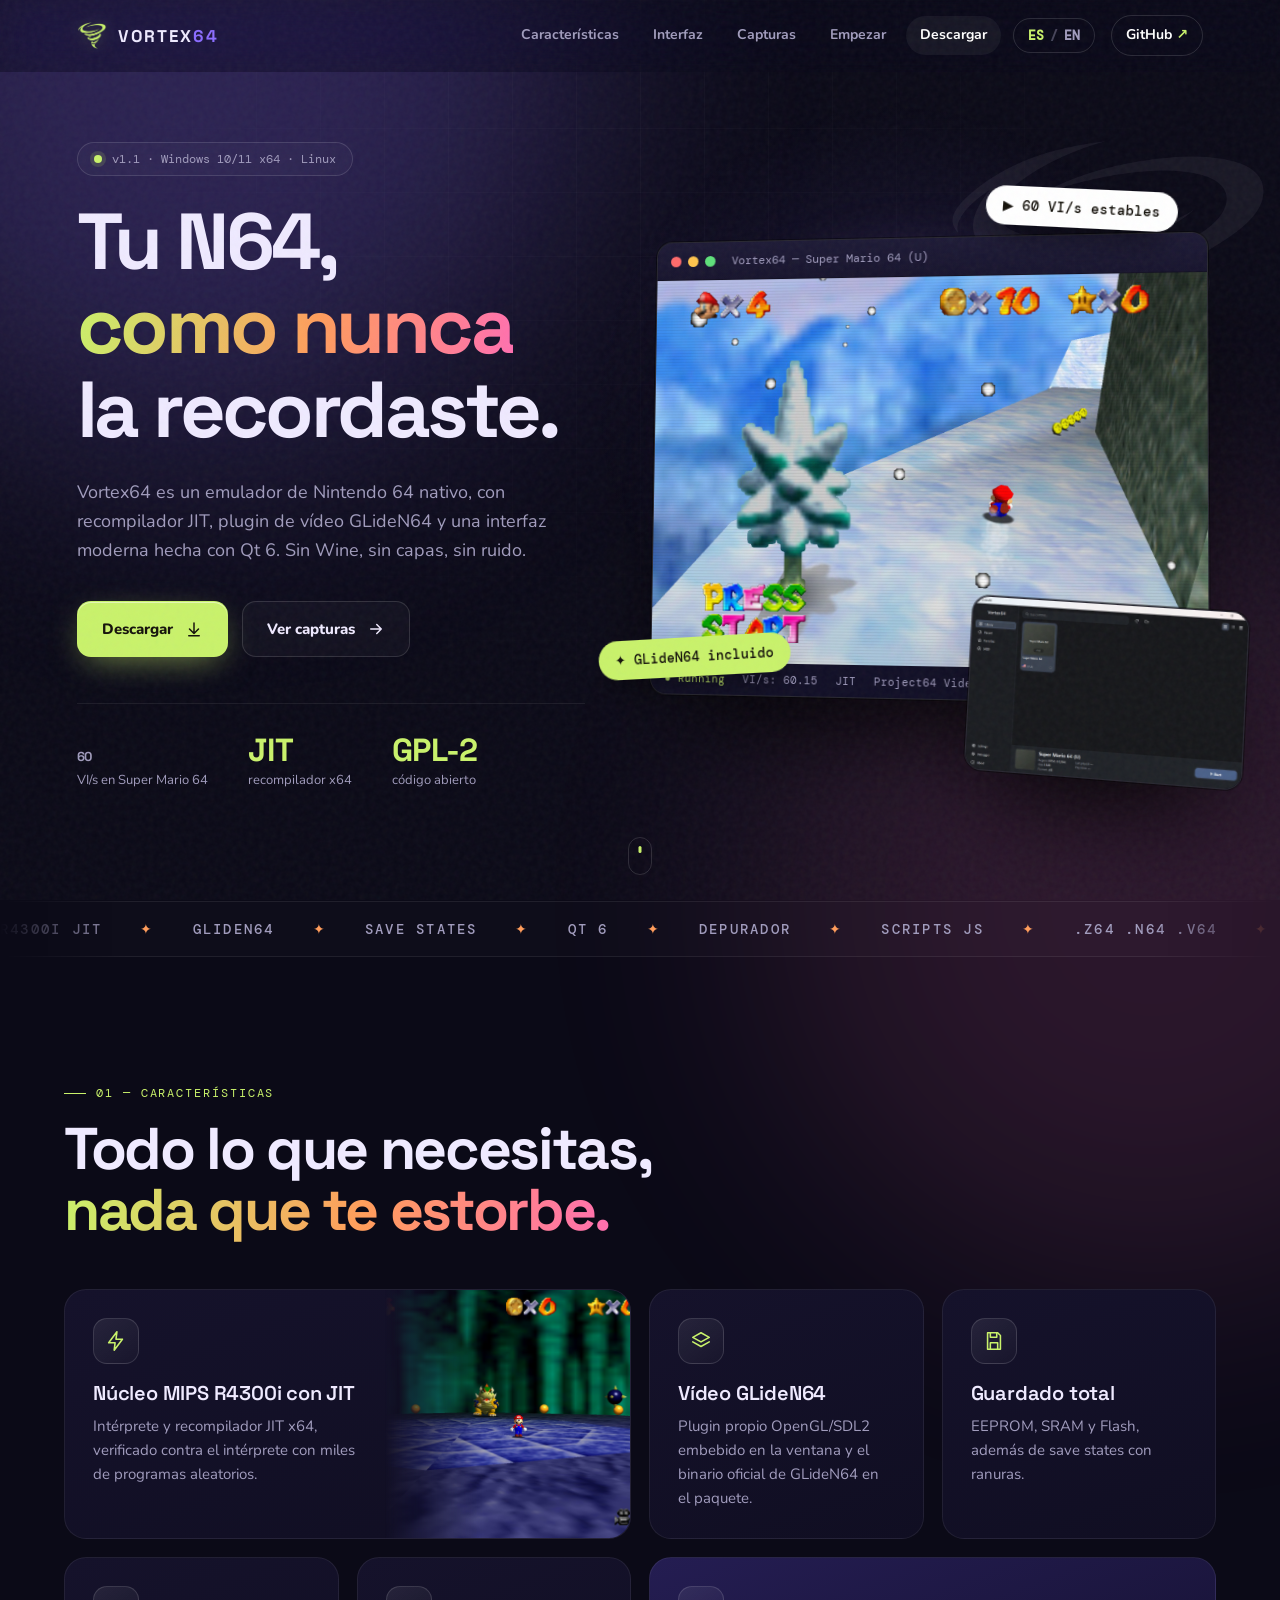
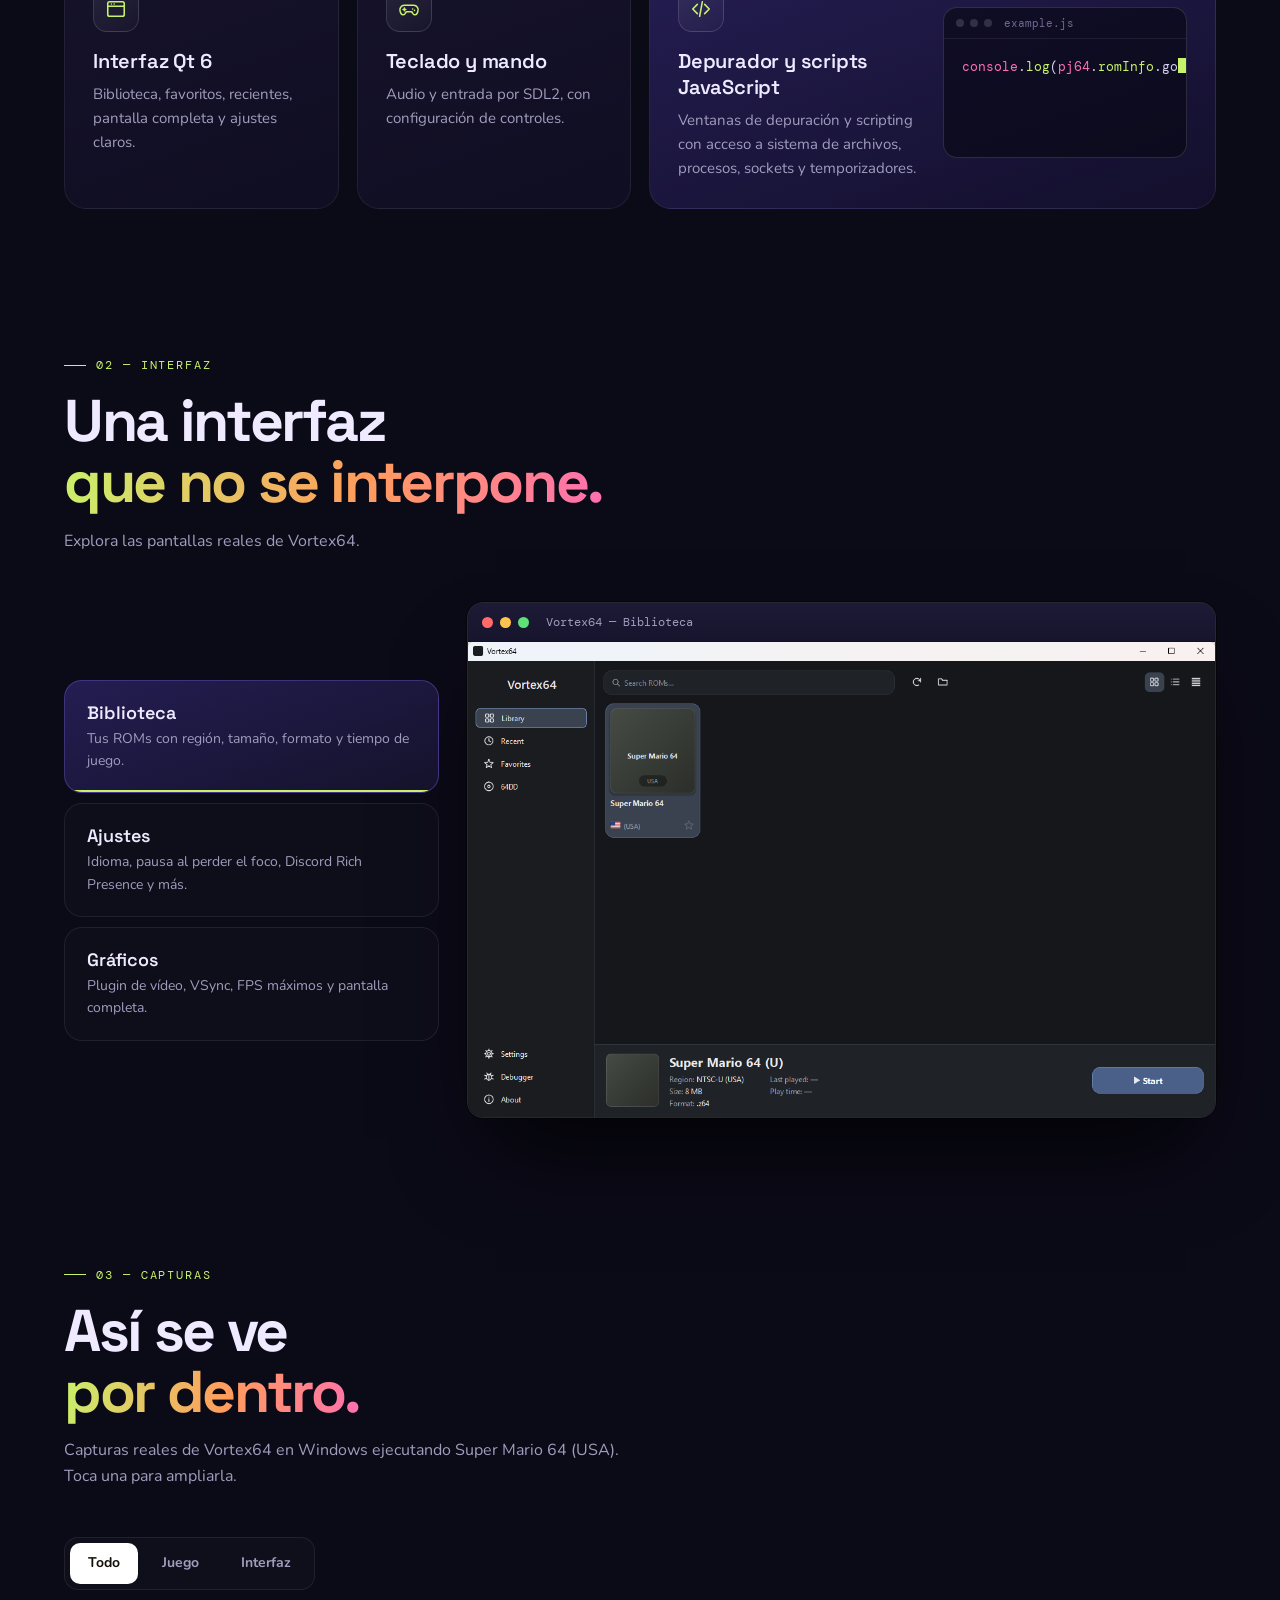
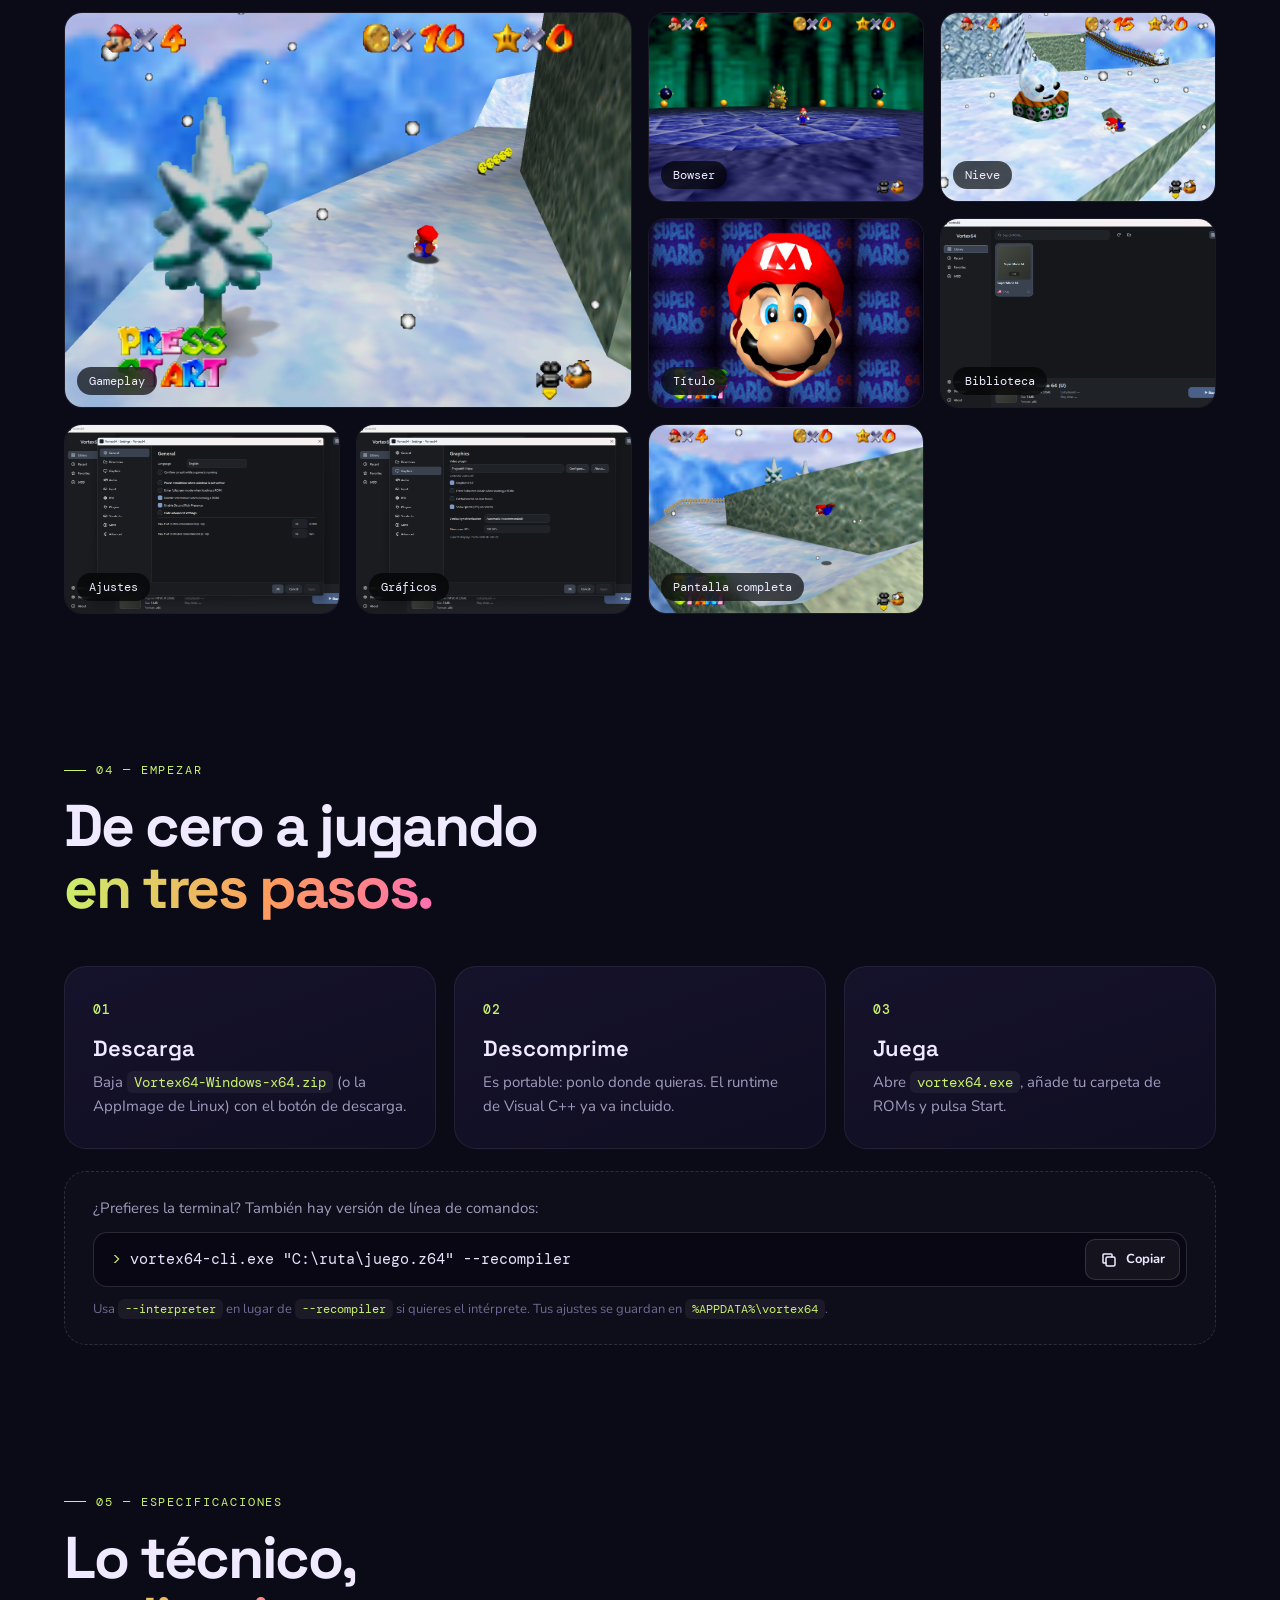
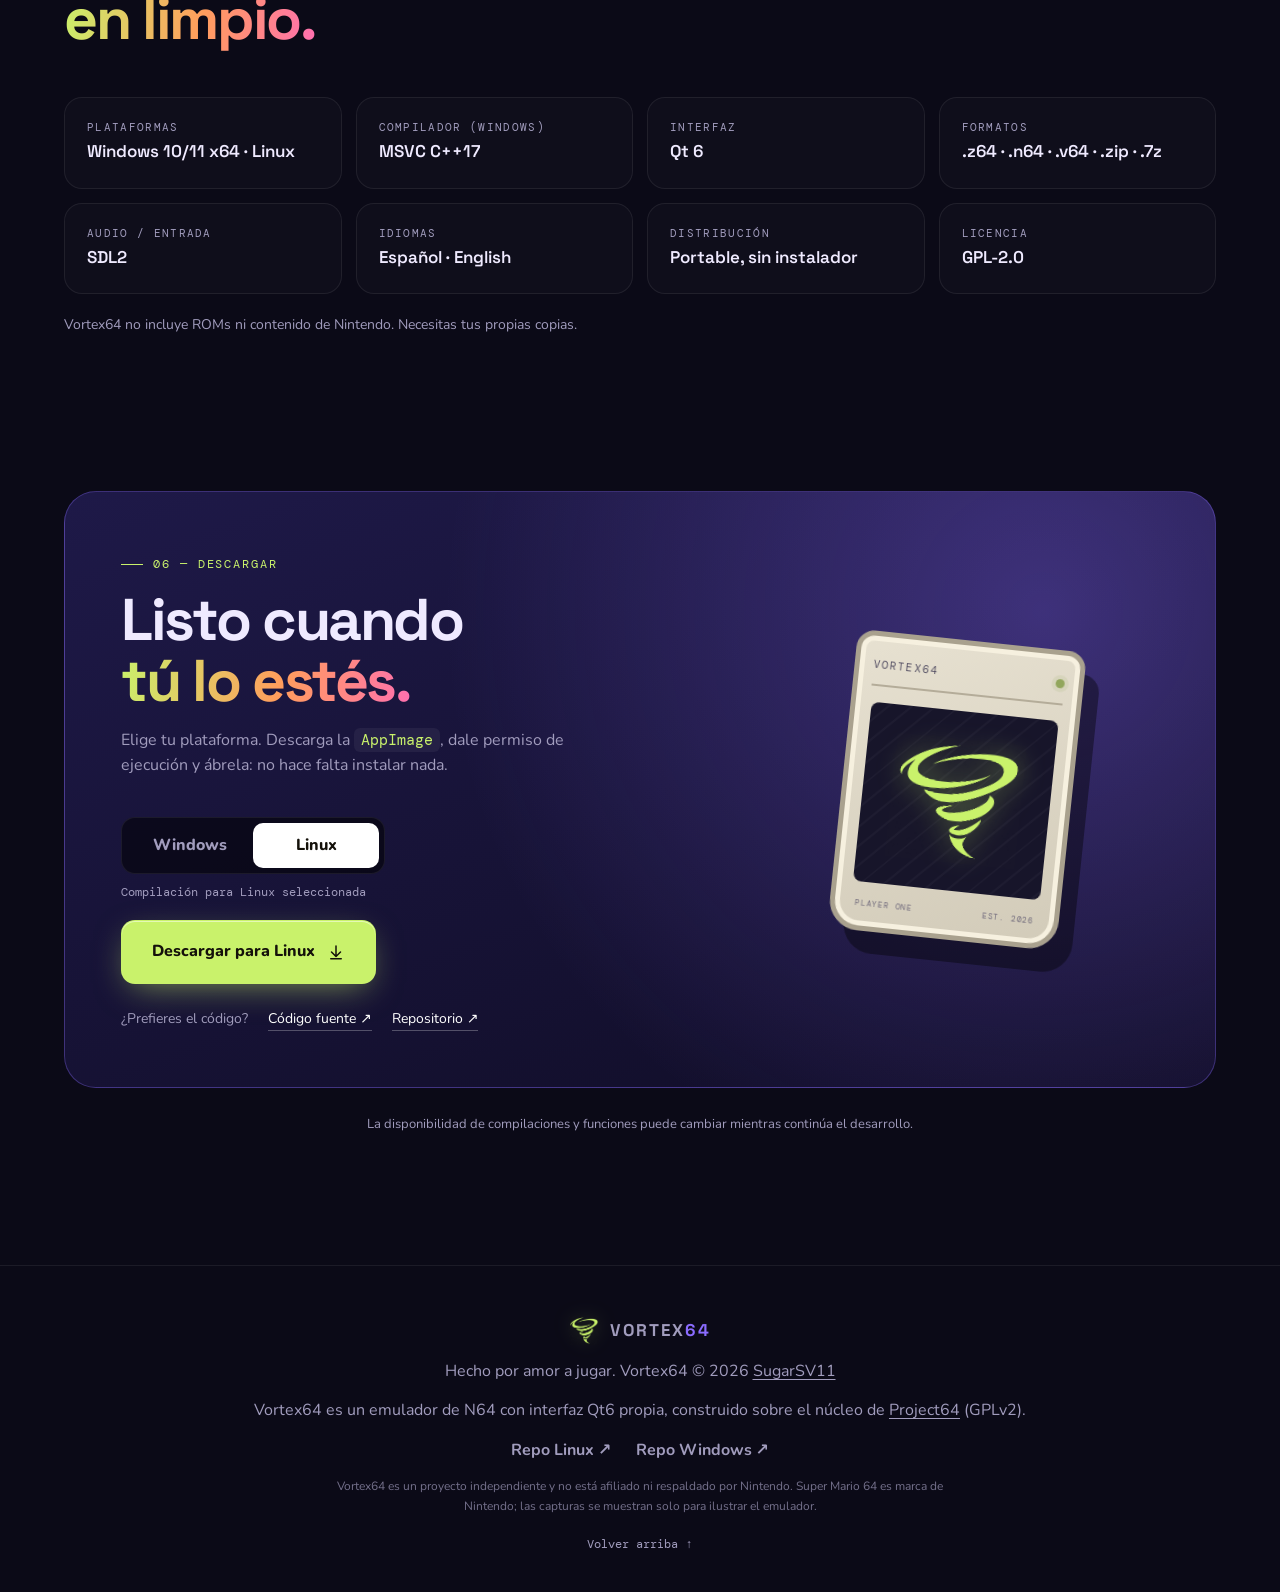
<file: index.html>
<!doctype html>
<html lang="es">
<head>
  <meta charset="utf-8">
  <meta name="viewport" content="width=device-width, initial-scale=1">
  <meta name="theme-color" content="#0b0a17">
  <title>Vortex64 — Emulador de Nintendo 64 para Windows y Linux | Descarga oficial</title>
  <meta name="description" content="Vortex64, el emulador de Nintendo 64 de SugarSV11 para Windows 10/11 y Linux. Nativo, portable y de código abierto (GPL-2.0): recompilador JIT x64, GLideN64, save states y depurador. Descarga oficial.">
  <meta name="author" content="SugarSV11">
  <meta name="application-name" content="Vortex64">
  <meta name="robots" content="index, follow, max-image-preview:large, max-snippet:-1">
  <link rel="canonical" href="https://sugarsv11.github.io/vortex64-site/">
  <link rel="alternate" hreflang="es" href="https://sugarsv11.github.io/vortex64-site/">
  <link rel="alternate" hreflang="x-default" href="https://sugarsv11.github.io/vortex64-site/">
  <!-- Open Graph -->
  <meta property="og:type" content="website">
  <meta property="og:site_name" content="Vortex64">
  <meta property="og:locale" content="es_ES">
  <meta property="og:url" content="https://sugarsv11.github.io/vortex64-site/">
  <meta property="og:title" content="Vortex64 — Emulador de Nintendo 64 para Windows y Linux">
  <meta property="og:description" content="Nativo, rápido y de código abierto. Vortex64 por SugarSV11: JIT x64, GLideN64 y save states. Revive tu colección de N64.">
  <meta property="og:image" content="https://sugarsv11.github.io/vortex64-site/assets/screenshots/snow-run.jpg">
  <meta property="og:image:width" content="1440">
  <meta property="og:image:height" content="1008">
  <meta property="og:image:alt" content="Vortex64 ejecutando Super Mario 64 en Windows">
  <!-- Twitter / X -->
  <meta name="twitter:card" content="summary_large_image">
  <meta name="twitter:title" content="Vortex64 — Emulador de Nintendo 64 para Windows y Linux">
  <meta name="twitter:description" content="Nativo, rápido y de código abierto. Vortex64 por SugarSV11: JIT x64, GLideN64 y save states.">
  <meta name="twitter:image" content="https://sugarsv11.github.io/vortex64-site/assets/screenshots/snow-run.jpg">
  <meta name="twitter:image:alt" content="Vortex64 ejecutando Super Mario 64 en Windows">
  <script type="application/ld+json">
  {
    "@context": "https://schema.org",
    "@graph": [
      {
        "@type": "WebSite",
        "@id": "https://sugarsv11.github.io/vortex64-site/#website",
        "url": "https://sugarsv11.github.io/vortex64-site/",
        "name": "Vortex64",
        "alternateName": ["Vortex64 Emulator", "Vortex 64"],
        "inLanguage": "es",
        "publisher": { "@id": "https://github.com/SugarSV11#person" }
      },
      {
        "@type": "Person",
        "@id": "https://github.com/SugarSV11#person",
        "name": "SugarSV11",
        "url": "https://github.com/SugarSV11",
        "sameAs": ["https://github.com/SugarSV11"]
      },
      {
        "@type": "SoftwareApplication",
        "@id": "https://sugarsv11.github.io/vortex64-site/#software",
        "name": "Vortex64",
        "alternateName": "Vortex64 Emulator",
        "description": "Emulador de Nintendo 64 nativo para Windows 10/11 x64 y Linux, con recompilador JIT x64, interfaz Qt 6, audio y entrada SDL2 y vídeo GLideN64.",
        "url": "https://sugarsv11.github.io/vortex64-site/",
        "applicationCategory": "GameApplication",
        "applicationSubCategory": "Emulator",
        "operatingSystem": "Windows 10, Windows 11, Linux",
        "softwareVersion": "1.1.0",
        "dateModified": "2026-11-16",
        "license": "https://spdx.org/licenses/GPL-2.0.html",
        "isAccessibleForFree": true,
        "inLanguage": ["es", "en"],
        "image": "https://sugarsv11.github.io/vortex64-site/assets/screenshots/snow-run.jpg",
        "screenshot": [
          "https://sugarsv11.github.io/vortex64-site/assets/screenshots/snow-run.jpg",
          "https://sugarsv11.github.io/vortex64-site/assets/screenshots/library.png",
          "https://sugarsv11.github.io/vortex64-site/assets/screenshots/settings.png"
        ],
        "downloadUrl": [
          "https://github.com/SugarSV11/Vortex64-Windows/releases/download/v1.1.0/Vortex64-Windows-x64.zip",
          "https://github.com/SugarSV11/Vortex64/releases/download/v1.0.0/Vortex64-1.0.0-x86_64.AppImage"
        ],
        "offers": { "@type": "Offer", "price": "0", "priceCurrency": "USD" },
        "author": { "@id": "https://github.com/SugarSV11#person" },
        "sameAs": [
          "https://github.com/SugarSV11/Vortex64",
          "https://github.com/SugarSV11/Vortex64-Windows"
        ]
      },
      {
        "@type": "SoftwareSourceCode",
        "name": "Vortex64 (Linux)",
        "codeRepository": "https://github.com/SugarSV11/Vortex64",
        "license": "https://spdx.org/licenses/GPL-2.0.html",
        "author": { "@id": "https://github.com/SugarSV11#person" },
        "targetProduct": { "@id": "https://sugarsv11.github.io/vortex64-site/#software" }
      },
      {
        "@type": "SoftwareSourceCode",
        "name": "Vortex64 for Windows",
        "codeRepository": "https://github.com/SugarSV11/Vortex64-Windows",
        "programmingLanguage": "C++",
        "license": "https://spdx.org/licenses/GPL-2.0.html",
        "author": { "@id": "https://github.com/SugarSV11#person" },
        "targetProduct": { "@id": "https://sugarsv11.github.io/vortex64-site/#software" }
      }
    ]
  }
  </script>
  <link rel="preload" as="image" href="assets/screenshots/snow-run.jpg" fetchpriority="high">
  <link rel="preconnect" href="https://fonts.googleapis.com">
  <link rel="preconnect" href="https://fonts.gstatic.com" crossorigin>
  <link href="https://fonts.googleapis.com/css2?family=DM+Mono:wght@400;500&family=Space+Grotesk:wght@400;500;600;700&family=Nunito:wght@400;600;700;800&display=swap" rel="stylesheet">
  <link rel="icon" type="image/png" href="assets/brand/favicon.png">
  <link rel="stylesheet" href="style.css">
  <script>document.documentElement.classList.add('js')</script>
  <script defer src="script.js"></script>
</head>
<body>
  <a class="skip" href="#home" data-en="Skip to content">Saltar al contenido</a>
  <!-- SVG icon sprite -->
  <svg width="0" height="0" style="position:absolute" aria-hidden="true">
    <defs>
      <symbol id="i-bolt" viewBox="0 0 24 24"><path d="M13 2 4 14h7l-1 8 9-12h-7l1-8Z"/></symbol>
      <symbol id="i-layers" viewBox="0 0 24 24"><path d="m12 3 9 5-9 5-9-5 9-5Z"/><path d="m3 13 9 5 9-5"/></symbol>
      <symbol id="i-save" viewBox="0 0 24 24"><path d="M5 3h11l3 3v15H5z"/><path d="M8 3v5h7V3M8 21v-7h8v7"/></symbol>
      <symbol id="i-window" viewBox="0 0 24 24"><rect x="3" y="4" width="18" height="16" rx="2"/><path d="M3 9h18M7 6.5h.01M10 6.5h.01"/></symbol>
      <symbol id="i-pad" viewBox="0 0 24 24"><path d="M7 8h10a5 5 0 0 1 4.6 7l-.8 1.8a2.5 2.5 0 0 1-4.3.5L15 15H9l-1.5 2.3a2.5 2.5 0 0 1-4.3-.5L2.4 15A5 5 0 0 1 7 8Z"/><path d="M7 11v3M5.5 12.5h3M16 12h.01M18 13.5h.01"/></symbol>
      <symbol id="i-code" viewBox="0 0 24 24"><path d="m8 7-5 5 5 5M16 7l5 5-5 5M13.5 4l-3 16"/></symbol>
      <symbol id="i-copy" viewBox="0 0 24 24"><rect x="8" y="8" width="12" height="12" rx="2"/><path d="M16 8V5a1 1 0 0 0-1-1H5a1 1 0 0 0-1 1v10a1 1 0 0 0 1 1h3"/></symbol>
      <symbol id="i-check" viewBox="0 0 24 24"><path d="m5 12 5 5 9-10"/></symbol>
      <symbol id="i-arrow" viewBox="0 0 24 24"><path d="M5 12h14M13 6l6 6-6 6"/></symbol>
      <symbol id="i-down" viewBox="0 0 24 24"><path d="M12 4v14M6 12l6 6 6-6M5 21h14"/></symbol>
    </defs>
  </svg>

  <div class="progress" id="progress" aria-hidden="true"></div>
  <div class="bg-glow g1" aria-hidden="true"></div>
  <div class="bg-glow g2" aria-hidden="true"></div>
  <div class="grid-bg" aria-hidden="true"></div>
  <div class="grain" aria-hidden="true"></div>

  <header class="topbar" id="topbar">
    <a class="brand" href="#home" aria-label="Vortex64 inicio" data-en-aria-label="Vortex64 home">
      <img class="brand-mark" src="assets/brand/logo-lime.png" alt="" width="30" height="28">
      <span>VORTEX<b>64</b></span>
    </a>
    <nav class="nav" id="nav">
      <a href="#features" data-en="Features">Características</a>
      <a href="#tour" data-en="Interface">Interfaz</a>
      <a href="#gallery" data-en="Screenshots">Capturas</a>
      <a href="#start" data-en="Get started">Empezar</a>
      <a href="#download" data-en="Download">Descargar</a>
      <button class="lang-btn" id="langBtn" type="button" lang="en" aria-label="Switch to English" data-en-aria-label="Cambiar a español"><span class="on">ES</span><i>/</i><span>EN</span></button>
      <a class="nav-gh" href="https://github.com/SugarSV11/Vortex64" target="_blank" rel="noreferrer">GitHub <span>↗</span></a>
    </nav>
    <button class="menu-toggle" id="menuBtn" aria-label="Abrir navegación" aria-expanded="false" aria-controls="nav"><span></span><span></span></button>
  </header>

  <main id="home">
    <!-- HERO -->
    <section class="hero" id="hero">
      <div class="spot" id="spot" aria-hidden="true"></div>
      <div class="hero-copy">
        <div class="pill"><span class="dot"></span> v1.1 · Windows 10/11 x64 · Linux</div>
        <h1 class="split"><span data-en="Your N64,">Tu N64,</span><span data-en="<em>as you never</em>"><em>como nunca</em></span><span data-en="remembered it.">la recordaste.</span><span class="sr-only" data-en=" Vortex64, Nintendo 64 emulator for Windows and Linux"> Vortex64, emulador de Nintendo 64 para Windows y Linux</span></h1>
        <p class="lead" data-en="Vortex64 is a native Nintendo 64 emulator with a JIT recompiler, the GLideN64 video plugin and a modern Qt 6 interface. No Wine, no layers, no noise.">Vortex64 es un emulador de Nintendo 64 nativo, con recompilador JIT, plugin de vídeo GLideN64 y una interfaz moderna hecha con Qt 6. Sin Wine, sin capas, sin ruido.</p>
        <div class="cta">
          <a class="btn btn-primary magnetic" href="#download"><span data-en="Download">Descargar</span><svg class="ic"><use href="#i-down"/></svg></a>
          <a class="btn btn-ghost" href="#gallery"><span data-en="See screenshots">Ver capturas</span><svg class="ic"><use href="#i-arrow"/></svg></a>
        </div>
        <ul class="hero-stats">
          <li><b><span class="count" data-to="60">60</span></b><span data-en="VI/s in Super Mario 64">VI/s en Super Mario 64</span></li>
          <li><b>JIT</b><span data-en="x64 recompiler">recompilador x64</span></li>
          <li><b>GPL-2</b><span data-en="open source">código abierto</span></li>
        </ul>
      </div>

      <div class="hero-visual" id="heroVisual">
        <div class="orb" aria-hidden="true"></div>
        <img class="watermark" src="assets/brand/logo-light.png" alt="" aria-hidden="true">
        <div class="tilt-wrap" id="tilt">
          <figure class="window hero-main">
            <div class="win-bar"><i></i><i></i><i></i><span>Vortex64 — Super Mario 64 (U)</span></div>
            <div class="screen" id="heroScreen">
              <img class="on" src="assets/screenshots/snow-run.jpg" alt="Mario en la nieve de Cool, Cool Mountain, ejecutándose en Vortex64" data-en-alt="Mario in the snow of Cool, Cool Mountain, running on Vortex64" width="1440" height="1008">
              <img src="assets/screenshots/bowser.jpg" alt="Mario frente a Bowser en Vortex64" data-en-alt="Mario facing Bowser in Vortex64" width="1440" height="1008">
              <img src="assets/screenshots/snowman.jpg" alt="Mario junto al muñeco de nieve gigante en Vortex64" data-en-alt="Mario next to the giant snowman in Vortex64" width="1440" height="1008">
              <img src="assets/screenshots/title.jpg" alt="Pantalla de título de Super Mario 64 en Vortex64" data-en-alt="Super Mario 64 title screen in Vortex64" width="1440" height="1008">
              <div class="scan" aria-hidden="true"></div>
            </div>
            <div class="win-status"><span class="ok">● Running</span><span>VI/s: 60.15</span><span>JIT</span><span class="hide-sm">Project64 Video</span><span class="dots" id="heroDots" aria-hidden="true"></span></div>
          </figure>
          <figure class="window hero-lib">
            <img src="assets/screenshots/library.png" alt="Biblioteca de ROMs de Vortex64" data-en-alt="Vortex64 ROM library" width="1180" height="750">
          </figure>
          <div class="chip chip-a" data-en="▶ 60 stable VI/s">▶ 60 VI/s estables</div>
          <div class="chip chip-b" data-en="✦ GLideN64 included">✦ GLideN64 incluido</div>
        </div>
      </div>
      <a class="scroll-cue" href="#features" aria-label="Bajar a características" data-en-aria-label="Scroll down to features"><span></span></a>
    </section>

    <!-- MARQUEE -->
    <div class="marquee" aria-hidden="true">
      <div class="marquee-track">
        <span>R4300i JIT</span><i>✦</i><span>GLideN64</span><i>✦</i><span>Save states</span><i>✦</i><span>Qt 6</span><i>✦</i><span>Depurador</span><i>✦</i><span>Scripts JS</span><i>✦</i><span>.z64 .n64 .v64</span><i>✦</i><span>ES / EN</span><i>✦</i>
        <span>R4300i JIT</span><i>✦</i><span>GLideN64</span><i>✦</i><span>Save states</span><i>✦</i><span>Qt 6</span><i>✦</i><span>Depurador</span><i>✦</i><span>Scripts JS</span><i>✦</i><span>.z64 .n64 .v64</span><i>✦</i><span>ES / EN</span><i>✦</i>
      </div>
    </div>

    <!-- FEATURES -->
    <section class="section" id="features">
      <div class="sec-head reveal">
        <span class="kicker" data-en="01 — Features">01 — Características</span>
        <h2 data-en="Everything you need,<br><em>nothing in your way.</em>">Todo lo que necesitas,<br><em>nada que te estorbe.</em></h2>
      </div>
      <div class="bento">
        <article class="card c-wide reveal">
          <div class="card-text">
            <span class="icon"><svg><use href="#i-bolt"/></svg></span>
            <h3 data-en="MIPS R4300i core with JIT">Núcleo MIPS R4300i con JIT</h3>
            <p data-en="Interpreter and x64 JIT recompiler, verified against the interpreter with thousands of random programs.">Intérprete y recompilador JIT x64, verificado contra el intérprete con miles de programas aleatorios.</p>
          </div>
          <div class="card-shot"><img src="assets/screenshots/bowser.jpg" alt="Bowser y Mario en Vortex64" data-en-alt="Bowser and Mario in Vortex64" loading="lazy"></div>
        </article>
        <article class="card reveal">
          <span class="icon"><svg><use href="#i-layers"/></svg></span>
          <h3 data-en="GLideN64 video">Vídeo GLideN64</h3>
          <p data-en="Own OpenGL/SDL2 plugin embedded in the window, plus the official GLideN64 binary in the package.">Plugin propio OpenGL/SDL2 embebido en la ventana y el binario oficial de GLideN64 en el paquete.</p>
        </article>
        <article class="card reveal">
          <span class="icon"><svg><use href="#i-save"/></svg></span>
          <h3 data-en="Full saving">Guardado total</h3>
          <p data-en="EEPROM, SRAM and Flash, plus save states with slots.">EEPROM, SRAM y Flash, además de save states con ranuras.</p>
        </article>
        <article class="card reveal">
          <span class="icon"><svg><use href="#i-window"/></svg></span>
          <h3 data-en="Qt 6 interface">Interfaz Qt 6</h3>
          <p data-en="Library, favorites, recent files, full screen and clear settings.">Biblioteca, favoritos, recientes, pantalla completa y ajustes claros.</p>
        </article>
        <article class="card reveal">
          <span class="icon"><svg><use href="#i-pad"/></svg></span>
          <h3 data-en="Keyboard and controller">Teclado y mando</h3>
          <p data-en="SDL2 audio and input, with controller configuration.">Audio y entrada por SDL2, con configuración de controles.</p>
        </article>
        <article class="card c-wide c-dark reveal">
          <div class="card-text">
            <span class="icon"><svg><use href="#i-code"/></svg></span>
            <h3 data-en="Debugger and JavaScript scripts">Depurador y scripts JavaScript</h3>
            <p data-en="Debugging and scripting windows with access to the file system, processes, sockets and timers.">Ventanas de depuración y scripting con acceso a sistema de archivos, procesos, sockets y temporizadores.</p>
          </div>
          <div class="code" aria-label="Ejemplo de script" data-en-aria-label="Script example"><div class="code-bar"><i></i><i></i><i></i><span>example.js</span></div><pre id="typed" data-code='console.log(pj64.romInfo.goodName);
events.onexec(0x80246000, () =&gt; {
  // tu código aquí
});'></pre></div>
        </article>
      </div>
    </section>

    <!-- UI TOUR -->
    <section class="section" id="tour">
      <div class="sec-head reveal">
        <span class="kicker" data-en="02 — Interface">02 — Interfaz</span>
        <h2 data-en="An interface<br><em>that stays out of your way.</em>">Una interfaz<br><em>que no se interpone.</em></h2>
        <p class="sub" data-en="Explore the real Vortex64 screens.">Explora las pantallas reales de Vortex64.</p>
      </div>
      <div class="tour reveal">
        <div class="tabs" role="tablist" aria-label="Pantallas de la interfaz" data-en-aria-label="Interface screens">
          <button class="tab active" role="tab" aria-selected="true" data-tab="0"><b data-en="Library">Biblioteca</b><span data-en="Your ROMs with region, size, format and play time.">Tus ROMs con región, tamaño, formato y tiempo de juego.</span></button>
          <button class="tab" role="tab" aria-selected="false" data-tab="1"><b data-en="Settings">Ajustes</b><span data-en="Language, pause on focus loss, Discord Rich Presence and more.">Idioma, pausa al perder el foco, Discord Rich Presence y más.</span></button>
          <button class="tab" role="tab" aria-selected="false" data-tab="2"><b data-en="Graphics">Gráficos</b><span data-en="Video plugin, VSync, max FPS and full screen.">Plugin de vídeo, VSync, FPS máximos y pantalla completa.</span></button>
        </div>
        <figure class="window tour-win">
          <div class="win-bar"><i></i><i></i><i></i><span id="tourTitle">Vortex64 — Biblioteca</span></div>
          <div class="tour-stage" id="tourStage">
            <img class="on" src="assets/screenshots/library.png" alt="Biblioteca de ROMs de Vortex64" data-en-alt="Vortex64 ROM library" loading="lazy" width="1180" height="750">
            <img src="assets/screenshots/settings.png" alt="Ajustes generales de Vortex64" data-en-alt="Vortex64 general settings" loading="lazy" width="1180" height="750">
            <img src="assets/screenshots/settings-graphics.png" alt="Ajustes gráficos de Vortex64" data-en-alt="Vortex64 graphics settings" loading="lazy" width="1180" height="750">
          </div>
        </figure>
      </div>
    </section>

    <!-- GALLERY -->
    <section class="section" id="gallery">
      <div class="sec-head reveal">
        <span class="kicker" data-en="03 — Screenshots">03 — Capturas</span>
        <h2 data-en="This is how it looks<br><em>inside.</em>">Así se ve<br><em>por dentro.</em></h2>
        <p class="sub" data-en="Real Vortex64 screenshots on Windows running Super Mario 64 (USA). Tap one to enlarge it.">Capturas reales de Vortex64 en Windows ejecutando Super Mario 64 (USA). Toca una para ampliarla.</p>
      </div>
      <div class="filters" role="group" aria-label="Filtrar capturas" data-en-aria-label="Filter screenshots">
        <button class="filter active" data-filter="all" data-en="All">Todo</button>
        <button class="filter" data-filter="game" data-en="Game">Juego</button>
        <button class="filter" data-filter="ui" data-en="Interface">Interfaz</button>
      </div>
      <div class="gallery" id="galleryGrid">
        <button class="shot s-big" data-kind="game" data-src="assets/screenshots/snow-run.jpg" data-cap="Cool, Cool Mountain · 60 VI/s"><img src="assets/screenshots/snow-run.jpg" alt="Mario en la nieve" data-en-alt="Mario in the snow" loading="lazy"><span>Gameplay</span></button>
        <button class="shot" data-kind="game" data-src="assets/screenshots/bowser.jpg" data-cap="Bowser · renderizado a pantalla completa" data-en-data-cap="Bowser · rendered full screen"><img src="assets/screenshots/bowser.jpg" alt="Mario frente a Bowser" data-en-alt="Mario facing Bowser" loading="lazy"><span>Bowser</span></button>
        <button class="shot" data-kind="game" data-src="assets/screenshots/snowman.jpg" data-cap="Texturas nítidas y efectos de nieve" data-en-data-cap="Sharp textures and snow effects"><img src="assets/screenshots/snowman.jpg" alt="Mario junto a un muñeco de nieve gigante" data-en-alt="Mario next to a giant snowman" loading="lazy"><span data-en="Snow">Nieve</span></button>
        <button class="shot" data-kind="game" data-src="assets/screenshots/title.jpg" data-cap="Pantalla de título" data-en-data-cap="Title screen"><img src="assets/screenshots/title.jpg" alt="Pantalla de título de Super Mario 64" data-en-alt="Super Mario 64 title screen" loading="lazy"><span data-en="Title">Título</span></button>
        <button class="shot ui" data-kind="ui" data-src="assets/screenshots/library.png" data-cap="Biblioteca de ROMs" data-en-data-cap="ROM library"><img src="assets/screenshots/library.png" alt="Biblioteca de Vortex64" data-en-alt="Vortex64 library" loading="lazy"><span data-en="Library">Biblioteca</span></button>
        <button class="shot ui" data-kind="ui" data-src="assets/screenshots/settings.png" data-cap="Ajustes generales" data-en-data-cap="General settings"><img src="assets/screenshots/settings.png" alt="Ajustes de Vortex64" data-en-alt="Vortex64 settings" loading="lazy"><span data-en="Settings">Ajustes</span></button>
        <button class="shot ui" data-kind="ui" data-src="assets/screenshots/settings-graphics.png" data-cap="Opciones gráficas" data-en-data-cap="Graphics options"><img src="assets/screenshots/settings-graphics.png" alt="Ajustes gráficos de Vortex64" data-en-alt="Vortex64 graphics settings" loading="lazy"><span data-en="Graphics">Gráficos</span></button>
        <button class="shot" data-kind="game" data-src="assets/screenshots/snow-slide.jpg" data-cap="Fluidez a pantalla completa" data-en-data-cap="Smooth full-screen play"><img src="assets/screenshots/snow-slide.jpg" alt="Mario deslizándose por una rampa de hielo" data-en-alt="Mario sliding down an ice ramp" loading="lazy"><span data-en="Full screen">Pantalla completa</span></button>
      </div>
    </section>

    <!-- GET STARTED -->
    <section class="section" id="start">
      <div class="sec-head reveal">
        <span class="kicker" data-en="04 — Get started">04 — Empezar</span>
        <h2 data-en="From zero to playing<br><em>in three steps.</em>">De cero a jugando<br><em>en tres pasos.</em></h2>
      </div>
      <ol class="steps">
        <li class="step reveal"><span class="num">01</span><h3 data-en="Download">Descarga</h3><p data-en="Get <code>Vortex64-Windows-x64.zip</code> (or the Linux AppImage) with the download button.">Baja <code>Vortex64-Windows-x64.zip</code> (o la AppImage de Linux) con el botón de descarga.</p></li>
        <li class="step reveal"><span class="num">02</span><h3 data-en="Unzip">Descomprime</h3><p data-en="It is portable: put it anywhere. The Visual C++ runtime is already included.">Es portable: ponlo donde quieras. El runtime de Visual C++ ya va incluido.</p></li>
        <li class="step reveal"><span class="num">03</span><h3 data-en="Play">Juega</h3><p data-en="Open <code>vortex64.exe</code>, add your ROM folder and press Start.">Abre <code>vortex64.exe</code>, añade tu carpeta de ROMs y pulsa Start.</p></li>
      </ol>
      <div class="cli reveal">
        <div class="cli-head"><span data-en="Prefer the terminal? There is also a command-line version:">¿Prefieres la terminal? También hay versión de línea de comandos:</span></div>
        <div class="cli-box">
          <code id="cliCmd">vortex64-cli.exe "C:\ruta\juego.z64" --recompiler</code>
          <button class="copy" id="copyBtn" aria-label="Copiar comando" data-en-aria-label="Copy command"><svg class="ic"><use href="#i-copy"/></svg><span>Copiar</span></button>
        </div>
        <p class="cli-note" data-en="Use <code>--interpreter</code> instead of <code>--recompiler</code> if you want the interpreter. Your settings are saved in <code>%APPDATA%\vortex64</code>.">Usa <code>--interpreter</code> en lugar de <code>--recompiler</code> si quieres el intérprete. Tus ajustes se guardan en <code>%APPDATA%\vortex64</code>.</p>
      </div>
    </section>

    <!-- SPECS -->
    <section class="section" id="specs">
      <div class="sec-head reveal">
        <span class="kicker" data-en="05 — Specifications">05 — Especificaciones</span>
        <h2 data-en="The technical bits,<br><em>cleaned up.</em>">Lo técnico,<br><em>en limpio.</em></h2>
      </div>
      <div class="specs">
        <div class="spec reveal"><span data-en="Platforms">Plataformas</span><b>Windows 10/11 x64 · Linux</b></div>
        <div class="spec reveal"><span data-en="Compiler (Windows)">Compilador (Windows)</span><b>MSVC C++17</b></div>
        <div class="spec reveal"><span data-en="Interface">Interfaz</span><b>Qt 6</b></div>
        <div class="spec reveal"><span data-en="Formats">Formatos</span><b>.z64 · .n64 · .v64 · .zip · .7z</b></div>
        <div class="spec reveal"><span data-en="Audio / Input">Audio / Entrada</span><b>SDL2</b></div>
        <div class="spec reveal"><span data-en="Languages">Idiomas</span><b>Español · English</b></div>
        <div class="spec reveal"><span data-en="Distribution">Distribución</span><b data-en="Portable, no installer">Portable, sin instalador</b></div>
        <div class="spec reveal"><span data-en="License">Licencia</span><b>GPL-2.0</b></div>
      </div>
      <p class="note" data-en="Vortex64 does not include ROMs or Nintendo content. You need your own copies.">Vortex64 no incluye ROMs ni contenido de Nintendo. Necesitas tus propias copias.</p>
    </section>

    <!-- DOWNLOAD -->
    <section class="section" id="download">
      <div class="dl reveal" id="dlCard">
        <div class="dl-copy">
          <span class="kicker" data-en="06 — Download">06 — Descargar</span>
          <h2 data-en="Ready when<br><em>you are.</em>">Listo cuando<br><em>tú lo estés.</em></h2>
          <p id="dlHint">Elige tu plataforma. Descomprime, ejecuta <code>vortex64.exe</code> y listo: el runtime de Visual C++ ya va incluido.</p>
          <div class="switch" role="group" aria-label="Plataforma" data-en-aria-label="Platform">
            <span class="switch-pill" aria-hidden="true"></span>
            <button class="opt active" data-platform="windows" aria-pressed="true">Windows</button>
            <button class="opt" data-platform="linux" aria-pressed="false">Linux</button>
          </div>
          <div class="status" id="status" aria-live="polite">Compilación para Windows seleccionada</div>
          <a class="btn btn-primary btn-lg magnetic" id="dlBtn" href="https://github.com/SugarSV11/Vortex64-Windows/releases/download/v1.1.0/Vortex64-Windows-x64.zip" download="Vortex64-Windows-x64.zip" rel="noopener"><span id="dlLabel">Descargar para Windows</span><svg class="ic"><use href="#i-down"/></svg></a>
          <noscript><div class="src"><span>Linux:</span><a href="https://github.com/SugarSV11/Vortex64/releases/download/v1.0.0/Vortex64-1.0.0-x86_64.AppImage">Vortex64-1.0.0-x86_64.AppImage ↗</a></div></noscript>
          <div class="src">
            <span data-en="Prefer the source code?">¿Prefieres el código?</span>
            <a id="srcLink" href="https://github.com/SugarSV11/Vortex64-Windows/archive/refs/heads/main.zip" data-en="Source code ↗">Código fuente ↗</a>
            <a id="repoLink" href="https://github.com/SugarSV11/Vortex64-Windows" target="_blank" rel="noreferrer" data-en="Repository ↗">Repositorio ↗</a>
          </div>
        </div>
        <div class="dl-art" aria-hidden="true">
          <div class="cart" id="cart">
            <div class="cart-top"><span>VORTEX64</span><i></i></div>
            <div class="cart-label"><img class="sym-logo" src="assets/brand/logo-lime.png" alt=""><div class="shine"></div></div>
            <div class="cart-bot"><span>PLAYER ONE</span><span>EST. 2026</span></div>
          </div>
        </div>
      </div>
      <p class="foot-note" data-en="Build and feature availability may change while development continues.">La disponibilidad de compilaciones y funciones puede cambiar mientras continúa el desarrollo.</p>
    </section>
  </main>

  <footer class="footer">
    <a class="brand" href="#home"><img class="brand-mark" src="assets/brand/logo-lime.png" alt="" width="30" height="28"><span>VORTEX<b>64</b></span></a>
    <p data-en="Made out of love for playing. Vortex64 © 2026 <a href='https://github.com/SugarSV11' target='_blank' rel='noreferrer author'>SugarSV11</a>">Hecho por amor a jugar. Vortex64 © 2026 <a href="https://github.com/SugarSV11" target="_blank" rel="noreferrer author">SugarSV11</a></p>
    <p class="about" data-en="Vortex64 is an N64 emulator with its own Qt6 interface, built on the <a href='https://github.com/project64/project64' target='_blank' rel='noreferrer'>Project64</a> core (GPLv2).">Vortex64 es un emulador de N64 con interfaz Qt6 propia, construido sobre el núcleo de <a href="https://github.com/project64/project64" target="_blank" rel="noreferrer">Project64</a> (GPLv2).</p>
    <div class="flinks"><a href="https://github.com/SugarSV11/Vortex64" target="_blank" rel="noreferrer" data-en="Linux repo ↗">Repo Linux ↗</a><a href="https://github.com/SugarSV11/Vortex64-Windows" target="_blank" rel="noreferrer" data-en="Windows repo ↗">Repo Windows ↗</a></div>
    <small data-en="Vortex64 is an independent project and is not affiliated with or endorsed by Nintendo. Super Mario 64 is a trademark of Nintendo; screenshots are shown only to illustrate the emulator.">Vortex64 es un proyecto independiente y no está afiliado ni respaldado por Nintendo. Super Mario 64 es marca de Nintendo; las capturas se muestran solo para ilustrar el emulador.</small>
    <a class="to-top" href="#home" data-en="Back to top ↑">Volver arriba ↑</a>
  </footer>

  <div class="lightbox" id="lightbox" hidden role="dialog" aria-modal="true" aria-label="Captura ampliada" data-en-aria-label="Enlarged screenshot">
    <button class="lb-btn lb-close" id="lbClose" aria-label="Cerrar" data-en-aria-label="Close">×</button>
    <button class="lb-btn lb-prev" id="lbPrev" aria-label="Anterior" data-en-aria-label="Previous">‹</button>
    <figure><img id="lbImg" alt=""><figcaption><span id="lbCap"></span><span class="lb-count" id="lbCount"></span></figcaption></figure>
    <button class="lb-btn lb-next" id="lbNext" aria-label="Siguiente" data-en-aria-label="Next">›</button>
  </div>
  <div class="toast" id="toast" role="status" aria-live="polite"></div>
</body>
</html>
</file>
<file: style.css>
:root{
  --bg:#0b0a17;--card:#15122b;--card2:#100e22;--line:#ffffff12;--line2:#ffffff22;--text:#efeaff;--muted:#a19cbd;--dim:#6f6a93;
  --purple:#8b6cff;--lime:#c9f26b;--orange:#ff9d5c;--pink:#ff6fb1;
  --sans:'Nunito',system-ui,sans-serif;--disp:'Space Grotesk','Nunito',sans-serif;--mono:'DM Mono',ui-monospace,monospace;
  --r:22px;--ease:cubic-bezier(.2,.8,.2,1);
}
*{box-sizing:border-box}
html{scroll-behavior:smooth;overflow-x:clip;scroll-padding-top:80px}
body{margin:0;background:var(--bg);color:var(--text);font-family:var(--sans);line-height:1.6;overflow-x:clip;-webkit-font-smoothing:antialiased;text-rendering:optimizeLegibility}
img{max-width:100%;display:block}
a{color:inherit;text-decoration:none}
button{font:inherit;color:inherit}
::selection{background:var(--lime);color:#14110a}
em{font-style:normal;background:linear-gradient(100deg,var(--lime),var(--orange) 55%,var(--pink));-webkit-background-clip:text;background-clip:text;color:transparent}
code{font-family:var(--mono);font-size:.92em;color:var(--lime);background:#ffffff0d;padding:2px 7px;border-radius:6px;white-space:nowrap}
.ic{width:18px;height:18px;fill:none;stroke:currentColor;stroke-width:2;stroke-linecap:round;stroke-linejoin:round;flex:none}
:focus-visible{outline:2px solid var(--lime);outline-offset:3px;border-radius:6px}

/* ambient */
.progress{position:fixed;top:0;left:0;height:2px;width:100%;transform-origin:0 50%;transform:scaleX(0);background:linear-gradient(90deg,var(--lime),var(--orange),var(--pink));z-index:60}
.bg-glow{position:fixed;width:60vw;height:60vw;border-radius:50%;filter:blur(130px);opacity:.25;z-index:-3;pointer-events:none}
.g1{background:var(--purple);top:-25vw;left:-15vw;animation:drift 22s ease-in-out infinite alternate}
.g2{background:var(--pink);bottom:-30vw;right:-20vw;opacity:.13;animation:drift 26s ease-in-out infinite alternate-reverse}
@keyframes drift{to{transform:translate(8vw,6vw) scale(1.1)}}
.grid-bg{position:fixed;inset:0;z-index:-2;pointer-events:none;background-image:linear-gradient(#ffffff06 1px,transparent 1px),linear-gradient(90deg,#ffffff06 1px,transparent 1px);background-size:64px 64px;mask-image:radial-gradient(ellipse at 50% 0%,#000 10%,transparent 70%)}
.grain{position:fixed;inset:0;pointer-events:none;z-index:55;opacity:.045;background-image:url("data:image/svg+xml,%3Csvg viewBox='0 0 180 180' xmlns='http://www.w3.org/2000/svg'%3E%3Cfilter id='n'%3E%3CfeTurbulence type='fractalNoise' baseFrequency='.9' numOctaves='3' stitchTiles='stitch'/%3E%3C/filter%3E%3Crect width='100%25' height='100%25' filter='url(%23n)'/%3E%3C/svg%3E")}

/* top bar */
.topbar{position:sticky;top:0;z-index:40;display:flex;align-items:center;justify-content:space-between;height:72px;padding:0 max(24px,6vw);background:rgba(11,10,23,.45);backdrop-filter:blur(18px) saturate(140%);border-bottom:1px solid transparent;transition:border-color .3s,background .3s,height .3s}
.topbar.scrolled{border-color:var(--line);background:rgba(11,10,23,.8);height:64px}
.brand{display:flex;align-items:center;gap:11px;font:700 17px var(--disp);letter-spacing:.12em}
.brand b{color:var(--purple);font-weight:700}
.brand-mark{width:30px;height:auto;filter:drop-shadow(0 0 10px #c9f26b55);transition:transform .8s var(--ease)}
.brand:hover .brand-mark{transform:rotate(-360deg) scale(1.08)}
.nav{display:flex;align-items:center;gap:6px;font-size:14px;font-weight:700}
.nav a{position:relative;color:var(--muted);padding:8px 14px;border-radius:999px;transition:color .2s,background .2s}
.nav a:hover{color:#fff}
.nav a.active{color:#fff;background:#ffffff0d}
.nav-gh{border:1px solid var(--line2);margin-left:10px;color:#fff!important}
.nav-gh span{color:var(--lime)}
.menu-toggle{display:none;background:none;border:0;width:40px;height:40px;position:relative;cursor:pointer}
.menu-toggle span{position:absolute;left:9px;right:9px;height:2px;background:#fff;border-radius:2px;transition:.25s}
.menu-toggle span:first-child{top:15px}.menu-toggle span:last-child{top:23px}
.menu-toggle[aria-expanded=true] span:first-child{top:19px;transform:rotate(45deg)}
.menu-toggle[aria-expanded=true] span:last-child{top:19px;transform:rotate(-45deg)}

/* buttons */
.btn{position:relative;display:inline-flex;align-items:center;gap:12px;padding:15px 24px;border-radius:14px;font-weight:800;font-size:15px;transition:transform .25s var(--ease),box-shadow .25s,background .25s,border-color .25s;border:1px solid transparent;cursor:pointer;will-change:transform}
.btn .ic{transition:transform .25s var(--ease)}
.btn:hover .ic{transform:translateX(3px)}
.btn-primary{background:var(--lime);color:#14110a;box-shadow:0 10px 34px -10px #c9f26b99,inset 0 1px 0 #ffffff80}
.btn-primary:hover{box-shadow:0 16px 40px -10px #c9f26bcc,inset 0 1px 0 #ffffff80}
.btn-primary:hover .ic{transform:translateY(2px)}
.btn-ghost{border-color:var(--line2);background:#ffffff08}
.btn-ghost:hover{background:#ffffff12;border-color:#ffffff35}
.btn-lg{padding:18px 30px;font-size:16px}

/* hero */
.hero{position:relative;display:grid;grid-template-columns:1fr 1.1fr;gap:60px;align-items:center;padding:70px max(24px,6vw) 110px;max-width:1500px;margin:0 auto}
.spot{position:absolute;inset:0;pointer-events:none;z-index:-1;background:radial-gradient(500px circle at var(--mx,70%) var(--my,40%),#8b6cff22,transparent 60%);transition:opacity .4s}
.pill{display:inline-flex;align-items:center;gap:10px;padding:8px 16px;border:1px solid var(--line2);border-radius:999px;font:12px var(--mono);color:var(--muted);background:#ffffff06;backdrop-filter:blur(6px)}
.dot{width:8px;height:8px;border-radius:50%;background:var(--lime);box-shadow:0 0 0 4px #c9f26b25;animation:pulse 2s infinite}
@keyframes pulse{50%{box-shadow:0 0 0 8px #c9f26b00}}
.hero h1{font:700 clamp(46px,6.2vw,90px)/1 var(--disp);letter-spacing:-.045em;margin:26px 0 24px}
.split span{display:block;overflow:hidden;padding-bottom:.06em}
.js .split span{opacity:0;transform:translateY(40%);animation:rise .9s var(--ease) forwards}
.js .split span:nth-child(2){animation-delay:.12s}.js .split span:nth-child(3){animation-delay:.24s}
@keyframes rise{to{opacity:1;transform:none}}
.lead{font-size:18px;color:var(--muted);max-width:520px;margin:0}
.cta{display:flex;gap:14px;flex-wrap:wrap;margin-top:36px}
.hero-stats{list-style:none;display:flex;gap:40px;padding:26px 0 0;margin:46px 0 0;flex-wrap:wrap;border-top:1px solid var(--line)}
.hero-stats li{display:flex;flex-direction:column}
.hero-stats b{font:700 32px var(--disp);color:var(--lime);letter-spacing:-.02em}
.hero-stats span{font-size:13px;color:var(--muted)}

.hero-visual{position:relative;perspective:1400px}
.tilt-wrap{position:relative;transform-style:preserve-3d;transform:rotateY(var(--ry,-7deg)) rotateX(var(--rx,3deg));transition:transform .5s var(--ease)}
.orb{position:absolute;inset:8% 6% -4% 10%;border-radius:50%;background:radial-gradient(circle at 30% 30%,var(--purple),transparent 62%);filter:blur(40px);opacity:.55;z-index:-1}
.watermark{position:absolute;width:62%;right:-14%;top:-24%;opacity:.06;z-index:-1;pointer-events:none;animation:spin 60s linear infinite}
@keyframes spin{to{transform:rotate(360deg)}}
.window{margin:0;border-radius:16px;overflow:hidden;background:#0a0915;border:1px solid #ffffff1f;box-shadow:0 50px 90px -30px #000d,0 0 0 1px #0007,inset 0 1px 0 #ffffff14}
.win-bar{display:flex;align-items:center;gap:7px;padding:11px 14px;background:linear-gradient(#1d1a36,#17142d);font:12px var(--mono);color:var(--muted);border-bottom:1px solid #00000060}
.win-bar i{width:11px;height:11px;border-radius:50%;background:#ff6a6a}
.win-bar i:nth-child(2){background:#ffc44d}.win-bar i:nth-child(3){background:#5ee07a}
.win-bar span{margin-left:10px;white-space:nowrap;overflow:hidden;text-overflow:ellipsis}
.window img{width:100%;height:auto}
.screen{position:relative;aspect-ratio:1440/1008;background:#000}
.screen img{position:absolute;inset:0;width:100%;height:100%;object-fit:cover;opacity:0;transform:scale(1.04);transition:opacity 1s ease,transform 6s linear}
.screen img.on{opacity:1;transform:scale(1)}
.scan{position:absolute;inset:0;pointer-events:none;background:repeating-linear-gradient(0deg,#0000 0 2px,#0000000f 2px 3px);mix-blend-mode:multiply}
.win-status{display:flex;align-items:center;gap:18px;padding:9px 14px;background:#110f26;font:11px var(--mono);color:var(--muted)}
.win-status .ok{color:var(--lime)}
.dots{margin-left:auto;display:flex;gap:6px}
.dots button{width:7px;height:7px;padding:0;border-radius:50%;border:0;background:#ffffff30;cursor:pointer;transition:background .3s,width .3s}
.dots button.on{background:var(--lime);width:18px;border-radius:4px}
.hero-lib{position:absolute;width:46%;right:-5%;bottom:-14%;transform:translateZ(60px) rotate(3deg);z-index:2;animation:float 7s ease-in-out infinite}
@keyframes float{50%{translate:0 -12px}}
.chip{position:absolute;z-index:3;padding:10px 16px;border-radius:999px;background:#fff;color:#14110a;font:500 13px var(--mono);box-shadow:0 14px 30px -10px #000b;transform:translateZ(90px)}
.chip-a{top:-5%;right:6%;rotate:4deg}
.chip-b{bottom:6%;left:-4%;rotate:-4deg;background:var(--lime)}
.scroll-cue{position:absolute;left:50%;bottom:26px;width:24px;height:38px;border:1.5px solid var(--line2);border-radius:14px;translate:-50% 0}
.scroll-cue span{position:absolute;left:50%;top:8px;width:3px;height:7px;border-radius:2px;background:var(--lime);translate:-50% 0;animation:cue 1.8s ease-in-out infinite}
@keyframes cue{60%{transform:translateY(12px);opacity:0}100%{opacity:0}}

/* marquee */
.marquee{overflow:hidden;border-block:1px solid var(--line);background:#ffffff04;padding:18px 0;mask-image:linear-gradient(90deg,transparent,#000 10%,#000 90%,transparent)}
.marquee-track{display:flex;align-items:center;gap:38px;width:max-content;animation:marq 40s linear infinite;font:500 14px var(--mono);letter-spacing:.16em;text-transform:uppercase;color:var(--muted)}
.marquee:hover .marquee-track{animation-play-state:paused}
.marquee-track i{font-style:normal;color:var(--orange)}
@keyframes marq{to{transform:translateX(-50%)}}

/* sections */
.section{max-width:1300px;margin:0 auto;padding:120px max(24px,5vw) 20px}
.sec-head{margin-bottom:48px}
.kicker{display:inline-flex;align-items:center;gap:10px;font:12px var(--mono);letter-spacing:.16em;text-transform:uppercase;color:var(--lime)}
.kicker::before{content:"";width:22px;height:1px;background:currentColor}
.sec-head h2,.dl h2{font:700 clamp(34px,4.6vw,60px)/1.04 var(--disp);letter-spacing:-.04em;margin:16px 0 0}
.sub{color:var(--muted);max-width:560px;margin:16px 0 0}

/* glow cards (spotlight follows cursor) */
.glow{position:relative;isolation:isolate}
.glow::before{content:"";position:absolute;inset:0;border-radius:inherit;padding:1px;background:radial-gradient(300px circle at var(--gx,50%) var(--gy,50%),#c9f26b90,transparent 60%);-webkit-mask:linear-gradient(#000 0 0) content-box,linear-gradient(#000 0 0);-webkit-mask-composite:xor;mask-composite:exclude;opacity:0;transition:opacity .3s;pointer-events:none;z-index:2}
.glow::after{content:"";position:absolute;inset:0;border-radius:inherit;background:radial-gradient(400px circle at var(--gx,50%) var(--gy,50%),#8b6cff18,transparent 60%);opacity:0;transition:opacity .3s;pointer-events:none;z-index:-1}
.glow:hover::before,.glow:hover::after{opacity:1}

/* bento */
.bento{display:grid;grid-template-columns:repeat(4,1fr);gap:18px}
.card{background:linear-gradient(160deg,var(--card),var(--card2));border:1px solid var(--line);border-radius:var(--r);padding:28px;transition:transform .4s var(--ease),border-color .3s}
.card:hover{transform:translateY(-4px)}
.card h3{font:600 20px var(--disp);letter-spacing:-.01em;margin:16px 0 8px}
.card p{margin:0;color:var(--muted);font-size:15px}
.icon{display:grid;place-items:center;width:46px;height:46px;border-radius:14px;background:linear-gradient(145deg,#ffffff14,#ffffff05);border:1px solid var(--line2);color:var(--lime)}
.icon svg{width:22px;height:22px;fill:none;stroke:currentColor;stroke-width:1.7;stroke-linecap:round;stroke-linejoin:round}
.c-wide{grid-column:span 2;display:flex;gap:22px;align-items:stretch;overflow:hidden}
.c-wide .card-text{flex:1.1;position:relative;z-index:1}
.card-shot{flex:1;margin:-28px -28px -28px 0;min-height:210px;overflow:hidden}
.card-shot img{width:100%;height:100%;object-fit:cover;object-position:60% 50%;mask-image:linear-gradient(90deg,transparent,#000 40%);transition:transform 1.2s var(--ease)}
.card:hover .card-shot img{transform:scale(1.06)}
.c-dark{background:linear-gradient(160deg,#241d52,#130f2b)}
.code{flex:1.1;align-self:center;background:#08071299;border:1px solid var(--line2);border-radius:14px;overflow:hidden;min-width:0}
.code-bar{display:flex;align-items:center;gap:6px;padding:8px 12px;border-bottom:1px solid var(--line);font:11px var(--mono);color:var(--dim)}
.code-bar i{width:8px;height:8px;border-radius:50%;background:#ffffff25}
.code-bar span{margin-left:6px}
.code pre{margin:0;padding:16px 18px;font:13px/1.8 var(--mono);color:#d6d0f0;overflow-x:auto;min-height:118px;white-space:pre}
.code .t-k{color:var(--pink)}.code .t-f{color:var(--lime)}.code .t-c{color:var(--dim)}.code .t-n{color:var(--orange)}
.caret{display:inline-block;width:8px;height:15px;background:var(--lime);vertical-align:-2px;animation:blink 1s steps(1) infinite}
@keyframes blink{50%{opacity:0}}

/* tour */
.tour{display:grid;grid-template-columns:.8fr 1.6fr;gap:28px;align-items:center}
.tabs{display:flex;flex-direction:column;gap:10px}
.tab{position:relative;text-align:left;padding:20px 22px;border-radius:18px;border:1px solid var(--line);background:#ffffff04;cursor:pointer;overflow:hidden;transition:background .3s,border-color .3s}
.tab b{display:block;font:600 18px var(--disp)}
.tab span{display:block;color:var(--muted);font-size:14px;margin-top:4px}
.tab::after{content:"";position:absolute;left:0;bottom:0;height:2px;width:0;background:var(--lime)}
.tab.active{background:linear-gradient(160deg,#241d52,#15122b);border-color:#8b6cff55}
.tab.active::after{animation:tabbar 6s linear forwards}
.tour.paused .tab.active::after{animation-play-state:paused}
@keyframes tabbar{to{width:100%}}
.tour-stage{position:relative;aspect-ratio:1180/750;background:#121218}
.tour-stage img{position:absolute;inset:0;width:100%;height:100%;object-fit:cover;object-position:top left;opacity:0;transform:translateY(10px);transition:opacity .5s,transform .6s var(--ease)}
.tour-stage img.on{opacity:1;transform:none}

/* gallery */
.filters{display:inline-flex;gap:6px;padding:5px;margin-bottom:22px;border:1px solid var(--line);border-radius:14px;background:#ffffff05}
.filter{border:0;background:none;padding:9px 18px;border-radius:10px;font-weight:700;font-size:14px;color:var(--muted);cursor:pointer;transition:.25s}
.filter:hover{color:#fff}
.filter.active{background:#fff;color:#14110a}
.gallery{display:grid;grid-template-columns:repeat(4,1fr);grid-auto-rows:190px;grid-auto-flow:dense;gap:16px}
.shot{position:relative;padding:0;border:1px solid var(--line);border-radius:18px;overflow:hidden;background:#0a0915;cursor:zoom-in;transition:transform .4s var(--ease),border-color .3s,opacity .35s}
.shot:hover{transform:translateY(-4px);border-color:#c9f26b88}
.shot img{width:100%;height:100%;object-fit:cover;transition:transform .9s var(--ease)}
.shot:hover img{transform:scale(1.06)}
.shot.ui img{object-position:top left}
.shot span{position:absolute;left:12px;bottom:12px;padding:6px 12px;border-radius:999px;background:#000a;backdrop-filter:blur(8px);font:12px var(--mono);transition:transform .3s var(--ease)}
.shot::after{content:"⤢";position:absolute;top:12px;right:12px;width:32px;height:32px;display:grid;place-items:center;border-radius:50%;background:#000a;backdrop-filter:blur(8px);opacity:0;transform:scale(.8);transition:.3s var(--ease)}
.shot:hover::after{opacity:1;transform:none}
.s-big{grid-column:span 2;grid-row:span 2}
.shot.hidden{display:none}

/* steps */
.steps{list-style:none;padding:0;margin:0;display:grid;grid-template-columns:repeat(3,1fr);gap:18px;counter-reset:s}
.step{position:relative;padding:30px 28px;border-radius:var(--r);border:1px solid var(--line);background:linear-gradient(160deg,var(--card),var(--card2))}
.step .num{font:500 13px var(--mono);color:var(--lime);letter-spacing:.1em}
.step h3{font:600 22px var(--disp);margin:12px 0 8px}
.step p{margin:0;color:var(--muted);font-size:15px}
.step:not(:last-child)::after{content:"";position:absolute;top:50%;right:-14px;width:10px;height:10px;border-top:1.5px solid var(--dim);border-right:1.5px solid var(--dim);transform:translateY(-50%) rotate(45deg)}
.cli{margin-top:22px;padding:24px 28px;border-radius:var(--r);border:1px dashed var(--line2);background:#ffffff04}
.cli-head{color:var(--muted);font-size:15px;margin-bottom:12px}
.cli-box{display:flex;align-items:center;gap:12px;padding:6px 6px 6px 18px;border-radius:14px;background:#07061099;border:1px solid var(--line2)}
.cli-box code{flex:1;background:none;padding:0;color:#e8e3ff;overflow-x:auto;white-space:nowrap}
.cli-box code::before{content:"> ";color:var(--lime)}
.copy{display:inline-flex;align-items:center;gap:8px;border:1px solid var(--line2);background:#ffffff0d;padding:9px 14px;border-radius:10px;font-weight:700;font-size:13px;cursor:pointer;transition:.2s;flex:none}
.copy:hover{background:#ffffff1a}
.copy.done{background:var(--lime);color:#14110a;border-color:transparent}
.cli-note{margin:12px 0 0;color:var(--dim);font-size:13px}

/* specs */
.specs{display:grid;grid-template-columns:repeat(4,1fr);gap:14px}
.spec{padding:22px;border:1px solid var(--line);border-radius:18px;background:#ffffff05;transition:border-color .3s,background .3s}
.spec:hover{border-color:#8b6cff55;background:#8b6cff0d}
.spec span{display:block;font:11px var(--mono);letter-spacing:.12em;text-transform:uppercase;color:var(--muted);margin-bottom:6px}
.spec b{font:600 17px var(--disp)}
.note{color:var(--muted);font-size:14px;margin-top:20px}

/* download */
.dl{display:grid;grid-template-columns:1.2fr .8fr;gap:30px;align-items:center;padding:56px;border-radius:32px;border:1px solid #8b6cff55;background:radial-gradient(circle at 85% 20%,#8b6cff55,transparent 55%),linear-gradient(160deg,#1e1948,#100d26);overflow:hidden}
.dl-copy p{color:var(--muted);max-width:480px}
.switch{position:relative;display:inline-grid;grid-template-columns:1fr 1fr;margin:22px 0 10px;padding:5px;border-radius:14px;background:#0008;border:1px solid var(--line)}
.switch-pill{position:absolute;top:5px;bottom:5px;left:5px;width:calc(50% - 5px);border-radius:10px;background:#fff;transition:transform .4s var(--ease)}
.switch[data-on=linux] .switch-pill{transform:translateX(100%)}
.opt{position:relative;z-index:1;background:none;border:0;padding:10px 26px;border-radius:10px;font-weight:800;cursor:pointer;color:var(--muted);transition:color .3s}
.opt.active{color:#14110a}
.status{font:12px var(--mono);color:var(--muted);margin-bottom:20px}
.src{display:flex;gap:20px;flex-wrap:wrap;margin-top:24px;font-size:14px;color:var(--muted)}
.src a{color:#fff;border-bottom:1px solid #fff4;transition:.2s}
.src a:hover{border-color:var(--lime);color:var(--lime)}
.dl-art{display:grid;place-items:center;perspective:900px}
.cart{position:relative;width:230px;height:300px;background:linear-gradient(160deg,#e7e1d1,#d2cbb9);border:5px solid #a9a18e;border-radius:18px 18px 30px 30px;transform:rotateY(var(--cy,0deg)) rotateX(var(--cx,0deg)) rotate(6deg);box-shadow:16px 22px 0 #0006,inset 0 0 0 5px #f6f0df;transition:transform .4s var(--ease)}
.cart-top{display:flex;justify-content:space-between;align-items:center;margin:8px 14px 0;height:42px;border-bottom:2px solid #b4ac99;font:11px var(--mono);letter-spacing:.1em;color:#555064}
.cart-top i{width:9px;height:9px;border-radius:50%;background:#92a65c;box-shadow:0 0 0 4px #92a65c22}
.cart-label{position:relative;margin:16px;height:180px;border-radius:8px;background:#17152a;display:grid;place-items:center;overflow:hidden;background-image:repeating-linear-gradient(135deg,transparent 0 13px,#ffffff08 13px 15px)}
.sym-logo{width:130px;height:auto;filter:drop-shadow(0 0 14px #c9f26b66);animation:spin2 14s linear infinite}
@keyframes spin2{to{transform:rotate(360deg)}}
.shine{position:absolute;inset:0;background:linear-gradient(115deg,transparent 30%,#ffffff26 45%,transparent 60%);transform:translateX(-120%);animation:shine 4.5s ease-in-out infinite}
@keyframes shine{60%,100%{transform:translateX(120%)}}
.cart-bot{display:flex;justify-content:space-between;padding:0 20px;font:8px var(--mono);letter-spacing:.1em;color:#716b7c}
.foot-note{text-align:center;color:var(--muted);font-size:13px;margin:26px 0 0}

/* footer */
.footer{margin-top:110px;padding:50px max(24px,6vw) 40px;border-top:1px solid var(--line);display:grid;gap:14px;justify-items:center;text-align:center;color:var(--muted)}
.footer p{margin:0}
.flinks{display:flex;gap:24px;font-weight:700}
.flinks a:hover,.to-top:hover{color:var(--lime)}
.footer small{max-width:640px;font-size:12px;opacity:.7}
.to-top{font:12px var(--mono);margin-top:6px}

/* lightbox */
.lightbox{position:fixed;inset:0;z-index:100;display:grid;grid-template-columns:auto 1fr auto;align-items:center;gap:16px;background:#05040cf0;backdrop-filter:blur(12px);padding:30px;animation:fade .25s ease}
@keyframes fade{from{opacity:0}}
.lightbox[hidden]{display:none}
.lightbox figure{margin:0;justify-self:center;max-width:min(1200px,86vw)}
.lightbox img{max-height:80vh;width:auto;margin:0 auto;border-radius:14px;box-shadow:0 30px 80px #000;animation:pop .35s var(--ease)}
@keyframes pop{from{opacity:0;transform:scale(.96)}}
.lightbox figcaption{display:flex;justify-content:center;gap:16px;color:var(--muted);font:13px var(--mono);margin-top:16px}
.lb-count{color:var(--dim)}
.lb-btn{width:48px;height:48px;border-radius:50%;border:1px solid var(--line2);background:#ffffff12;font-size:28px;line-height:1;cursor:pointer;transition:background .2s}
.lb-btn:hover{background:#ffffff26}
.lb-close{position:absolute;top:20px;right:26px}

/* toast */
.toast{position:fixed;left:50%;bottom:28px;translate:-50% 20px;padding:12px 20px;border-radius:12px;background:#fff;color:#14110a;font-weight:700;font-size:14px;opacity:0;pointer-events:none;transition:.3s var(--ease);z-index:110}
.toast.show{opacity:1;translate:-50% 0}

/* reveal */
.js .reveal{opacity:0;transform:translateY(26px);transition:opacity .8s var(--ease),transform .8s var(--ease)}
.js .reveal.visible{opacity:1;transform:none}
body.lb-open{overflow:hidden}

@media (prefers-reduced-motion:reduce){
  *,*::before,*::after{animation:none!important;transition:none!important}
  .js .reveal,.js .split span{opacity:1;transform:none}
  html{scroll-behavior:auto}
}

/* responsive */
@media (max-width:1020px){
  .hero{grid-template-columns:1fr;padding-top:40px}
  .hero-visual{margin-bottom:70px}
  .bento,.gallery,.specs{grid-template-columns:repeat(2,1fr)}
  .tour{grid-template-columns:1fr}
  .tabs{flex-direction:row;overflow-x:auto}
  .tab{min-width:220px}
  .dl{grid-template-columns:1fr;padding:36px}
  .steps{grid-template-columns:1fr}
  .step:not(:last-child)::after{display:none}
}
@media (max-width:720px){
  .menu-toggle{display:block}
  .nav{position:absolute;top:100%;left:0;right:0;flex-direction:column;align-items:stretch;gap:2px;padding:10px 18px 20px;background:#0b0a17f5;backdrop-filter:blur(16px);border-bottom:1px solid var(--line);display:none}
  .nav.open{display:flex;animation:fade .2s}
  .nav a{padding:12px 14px}
  .nav-gh{margin:8px 0 0;text-align:center}
  .bento{grid-template-columns:1fr}
  .c-wide{grid-column:auto;flex-direction:column}
  .card-shot{margin:0 -28px -28px;min-height:170px}
  .card-shot img{mask-image:linear-gradient(180deg,transparent,#000 35%)}
  .gallery{grid-template-columns:1fr;grid-auto-rows:210px}
  .s-big{grid-column:auto;grid-row:auto}
  .specs{grid-template-columns:1fr 1fr}
  .hero-lib,.hide-sm,.scroll-cue{display:none}
  .chip-b{left:2%}
  .watermark{width:70%;right:0;top:-18%}
  .section{padding-top:84px}
  .tab{min-width:200px;padding:16px 18px}
  .lightbox{grid-template-columns:1fr;padding:16px}
  .lb-prev,.lb-next{position:absolute;bottom:22px}
  .lb-prev{left:calc(50% - 60px)}.lb-next{right:calc(50% - 60px)}
  .lightbox figure{max-width:94vw}
  .cli-box{flex-wrap:wrap;padding:12px}
  .cli-box code{flex-basis:100%}
}

/* SEO / a11y helpers */
.sr-only,.split .sr-only{position:absolute!important;width:1px;height:1px;padding:0;margin:-1px;overflow:hidden;clip:rect(0,0,0,0);white-space:nowrap;border:0;opacity:1!important;transform:none!important;animation:none!important}
.footer p a{color:inherit;text-decoration:underline;text-underline-offset:3px}

/* skip link + ES/EN switch (accessibility / content only; same tokens as the rest of the site) */
.skip{position:fixed;left:16px;top:-64px;z-index:100;padding:10px 18px;border-radius:999px;background:var(--lime);color:#14110a;font-weight:800;transition:top .2s}
.skip:focus{top:12px}
.lang-btn{display:inline-flex;align-items:center;gap:6px;border:1px solid var(--line2);background:none;color:var(--muted);padding:8px 14px;margin-left:6px;border-radius:999px;font:700 13px var(--mono);cursor:pointer;transition:color .2s,background .2s}
.lang-btn:hover{color:#fff;background:#ffffff0d}
.lang-btn i{font-style:normal;opacity:.4}
.lang-btn span.on{color:var(--lime)}
@media (max-width:720px){.lang-btn{justify-content:center;margin:6px 0 0;padding:12px 14px}}
</file>
